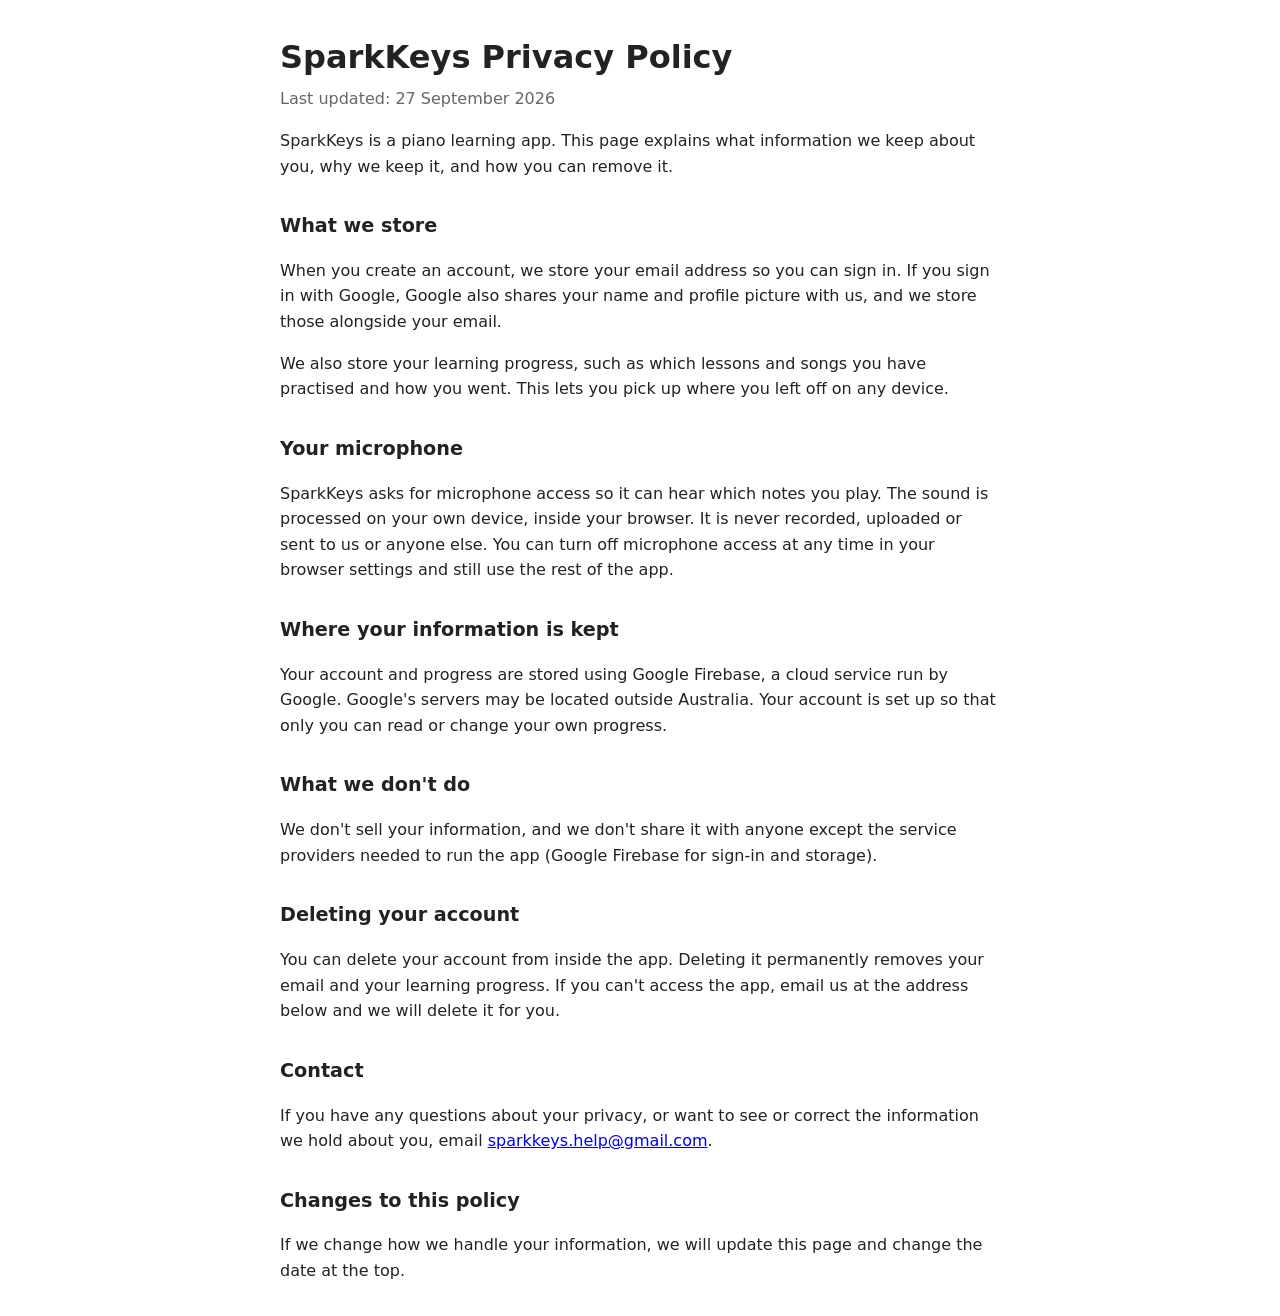
<file: privacy.html>
<!DOCTYPE html>
<html lang="en-AU">
<head>
<meta charset="utf-8">
<meta name="viewport" content="width=device-width, initial-scale=1">
<title>SparkKeys Privacy Policy</title>
<style>
  body { font-family: system-ui, -apple-system, "Segoe UI", sans-serif; max-width: 720px; margin: 2rem auto; padding: 0 1rem; line-height: 1.6; color: #222; }
  h1 { margin-bottom: 0.2rem; }
  .updated { color: #666; margin-top: 0; }
  h2 { margin-top: 2rem; font-size: 1.2rem; }
</style>
</head>
<body>
<h1>SparkKeys Privacy Policy</h1>
<p class="updated">Last updated: 27 September 2026</p>

<p>SparkKeys is a piano learning app. This page explains what information we keep about you, why we keep it, and how you can remove it.</p>

<h2>What we store</h2>
<p>When you create an account, we store your email address so you can sign in. If you sign in with Google, Google also shares your name and profile picture with us, and we store those alongside your email.</p>
<p>We also store your learning progress, such as which lessons and songs you have practised and how you went. This lets you pick up where you left off on any device.</p>

<h2>Your microphone</h2>
<p>SparkKeys asks for microphone access so it can hear which notes you play. The sound is processed on your own device, inside your browser. It is never recorded, uploaded or sent to us or anyone else. You can turn off microphone access at any time in your browser settings and still use the rest of the app.</p>

<h2>Where your information is kept</h2>
<p>Your account and progress are stored using Google Firebase, a cloud service run by Google. Google's servers may be located outside Australia. Your account is set up so that only you can read or change your own progress.</p>

<h2>What we don't do</h2>
<p>We don't sell your information, and we don't share it with anyone except the service providers needed to run the app (Google Firebase for sign-in and storage).</p>

<h2>Deleting your account</h2>
<p>You can delete your account from inside the app. Deleting it permanently removes your email and your learning progress. If you can't access the app, email us at the address below and we will delete it for you.</p>

<h2>Contact</h2>
<p>If you have any questions about your privacy, or want to see or correct the information we hold about you, email <a href="mailto:sparkkeys.help@gmail.com">sparkkeys.help@gmail.com</a>.</p>

<h2>Changes to this policy</h2>
<p>If we change how we handle your information, we will update this page and change the date at the top.</p>
</body>
</html>
</file>
